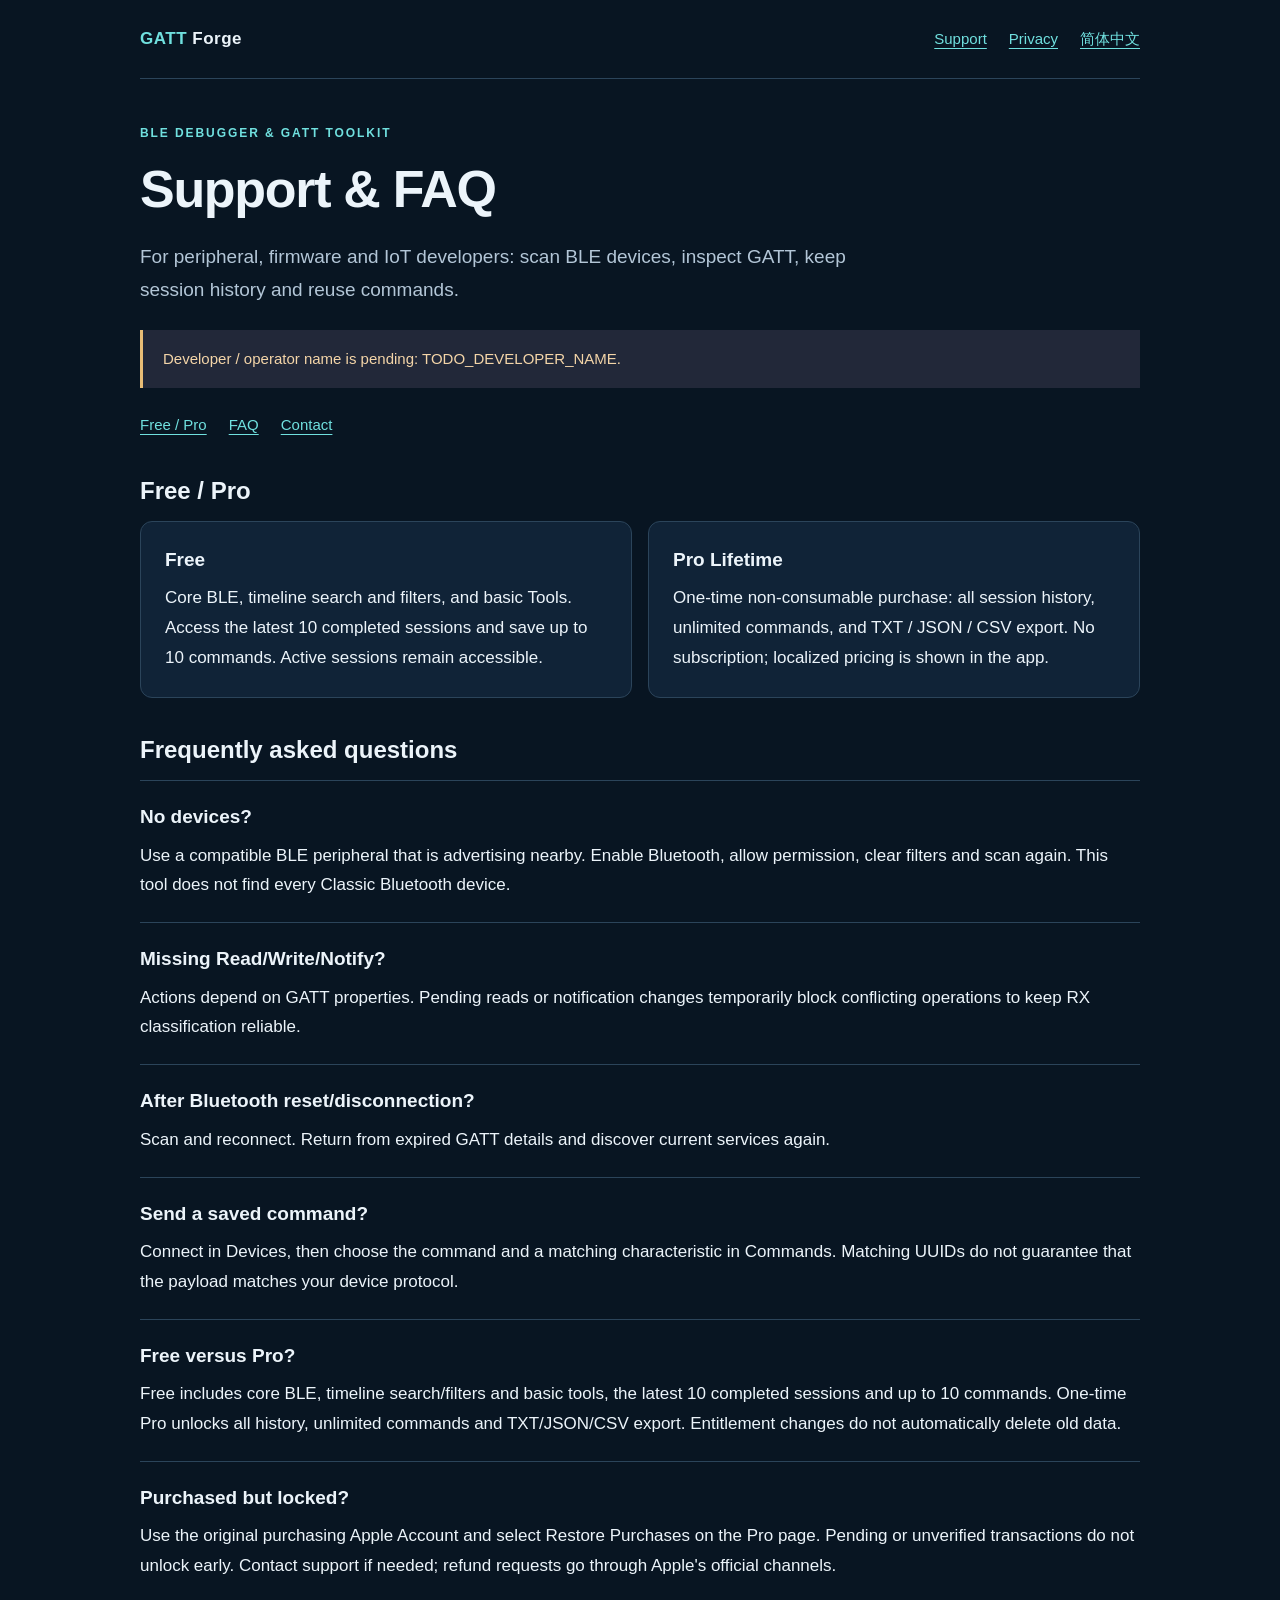
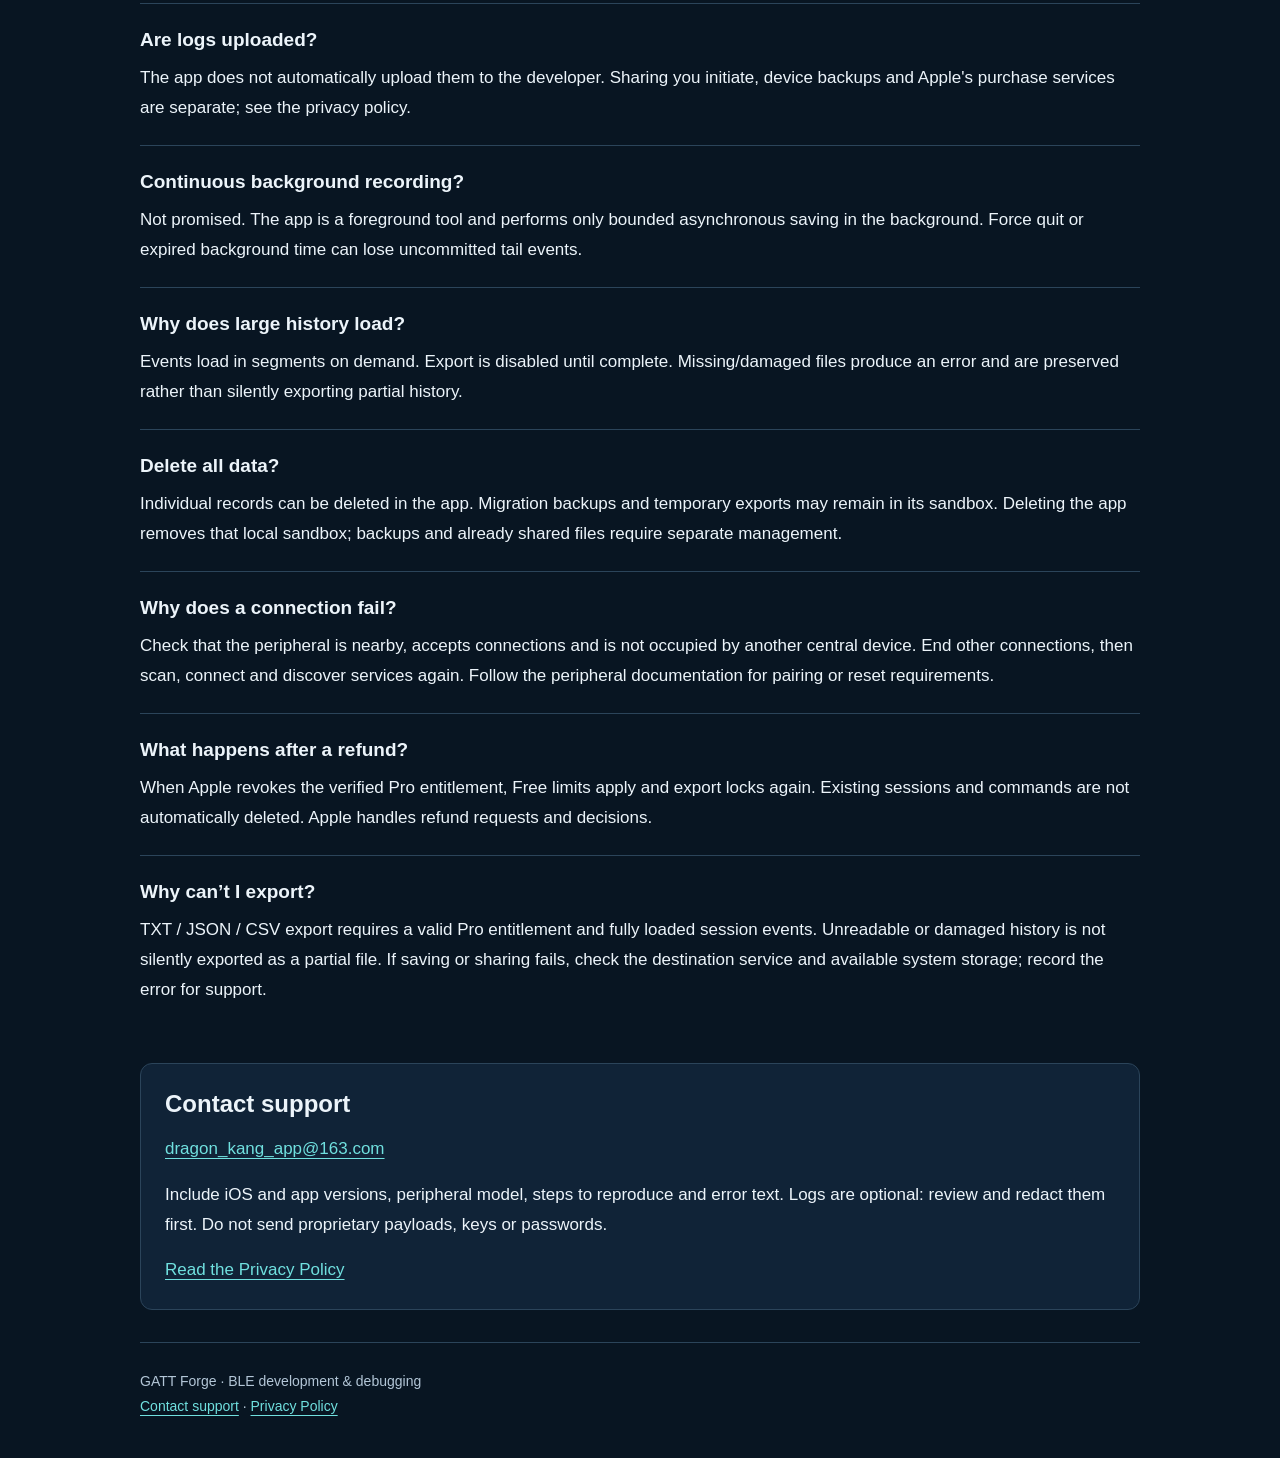
<file: index.html>
<!doctype html>
<html lang="en"><head><meta charset="utf-8"><meta name="viewport" content="width=device-width, initial-scale=1"><meta name="description" content="GATT Forge Support &amp; FAQ"><title>Support &amp; FAQ · GATT Forge</title><link rel="stylesheet" href="styles.css"><link rel="icon" href="favicon.svg" type="image/svg+xml"><link rel="alternate" hreflang="zh-Hans" href="zh/index.html"></head>
<body><a class="skip" href="#main">Skip to content</a><header><a class="brand" href="index.html"><span>GATT</span> Forge</a><nav aria-label="Main navigation"><a href="index.html" aria-current="page">Support</a><a href="privacy.html">Privacy</a><a lang="zh-Hans" hreflang="zh-Hans" href="zh/index.html">简体中文</a></nav></header><main id="main"><p class="eyebrow">BLE DEBUGGER &amp; GATT TOOLKIT</p><h1>Support &amp; FAQ</h1><p class="lead">For peripheral, firmware and IoT developers: scan BLE devices, inspect GATT, keep session history and reuse commands.</p><div class="notice">Developer / operator name is pending: TODO_DEVELOPER_NAME.</div><nav class="jump" aria-label="On this page"><a href="#plans">Free / Pro</a><a href="#faq">FAQ</a><a href="#contact">Contact</a></nav><section id="plans"><h2>Free / Pro</h2><div class="plans"><article class="card"><h3>Free</h3><p>Core BLE, timeline search and filters, and basic Tools. Access the latest 10 completed sessions and save up to 10 commands. Active sessions remain accessible.</p></article><article class="card"><h3>Pro Lifetime</h3><p>One-time non-consumable purchase: all session history, unlimited commands, and TXT / JSON / CSV export. No subscription; localized pricing is shown in the app.</p></article></div></section><section id="faq"><h2>Frequently asked questions</h2><article class="faq"><h3>No devices?</h3><p>Use a compatible BLE peripheral that is advertising nearby. Enable Bluetooth, allow permission, clear filters and scan again. This tool does not find every Classic Bluetooth device.</p></article><article class="faq"><h3>Missing Read/Write/Notify?</h3><p>Actions depend on GATT properties. Pending reads or notification changes temporarily block conflicting operations to keep RX classification reliable.</p></article><article class="faq"><h3>After Bluetooth reset/disconnection?</h3><p>Scan and reconnect. Return from expired GATT details and discover current services again.</p></article><article class="faq"><h3>Send a saved command?</h3><p>Connect in Devices, then choose the command and a matching characteristic in Commands. Matching UUIDs do not guarantee that the payload matches your device protocol.</p></article><article class="faq"><h3>Free versus Pro?</h3><p>Free includes core BLE, timeline search/filters and basic tools, the latest 10 completed sessions and up to 10 commands. One-time Pro unlocks all history, unlimited commands and TXT/JSON/CSV export. Entitlement changes do not automatically delete old data.</p></article><article class="faq"><h3>Purchased but locked?</h3><p>Use the original purchasing Apple Account and select Restore Purchases on the Pro page. Pending or unverified transactions do not unlock early. Contact support if needed; refund requests go through Apple&#x27;s official channels.</p></article><article class="faq"><h3>Are logs uploaded?</h3><p>The app does not automatically upload them to the developer. Sharing you initiate, device backups and Apple&#x27;s purchase services are separate; see the privacy policy.</p></article><article class="faq"><h3>Continuous background recording?</h3><p>Not promised. The app is a foreground tool and performs only bounded asynchronous saving in the background. Force quit or expired background time can lose uncommitted tail events.</p></article><article class="faq"><h3>Why does large history load?</h3><p>Events load in segments on demand. Export is disabled until complete. Missing/damaged files produce an error and are preserved rather than silently exporting partial history.</p></article><article class="faq"><h3>Delete all data?</h3><p>Individual records can be deleted in the app. Migration backups and temporary exports may remain in its sandbox. Deleting the app removes that local sandbox; backups and already shared files require separate management.</p></article><article class="faq"><h3>Why does a connection fail?</h3><p>Check that the peripheral is nearby, accepts connections and is not occupied by another central device. End other connections, then scan, connect and discover services again. Follow the peripheral documentation for pairing or reset requirements.</p></article><article class="faq"><h3>What happens after a refund?</h3><p>When Apple revokes the verified Pro entitlement, Free limits apply and export locks again. Existing sessions and commands are not automatically deleted. Apple handles refund requests and decisions.</p></article><article class="faq"><h3>Why can’t I export?</h3><p>TXT / JSON / CSV export requires a valid Pro entitlement and fully loaded session events. Unreadable or damaged history is not silently exported as a partial file. If saving or sharing fails, check the destination service and available system storage; record the error for support.</p></article></section><section id="contact" class="card"><h2>Contact support</h2><p><a href="mailto:dragon_kang_app@163.com">dragon_kang_app@163.com</a></p><p>Include iOS and app versions, peripheral model, steps to reproduce and error text. Logs are optional: review and redact them first. Do not send proprietary payloads, keys or passwords.</p><p><a href="privacy.html">Read the Privacy Policy</a></p></section></main><footer>GATT Forge · BLE development & debugging<br><a href="index.html#contact">Contact support</a> · <a href="privacy.html">Privacy Policy</a></footer></body></html>
</file>
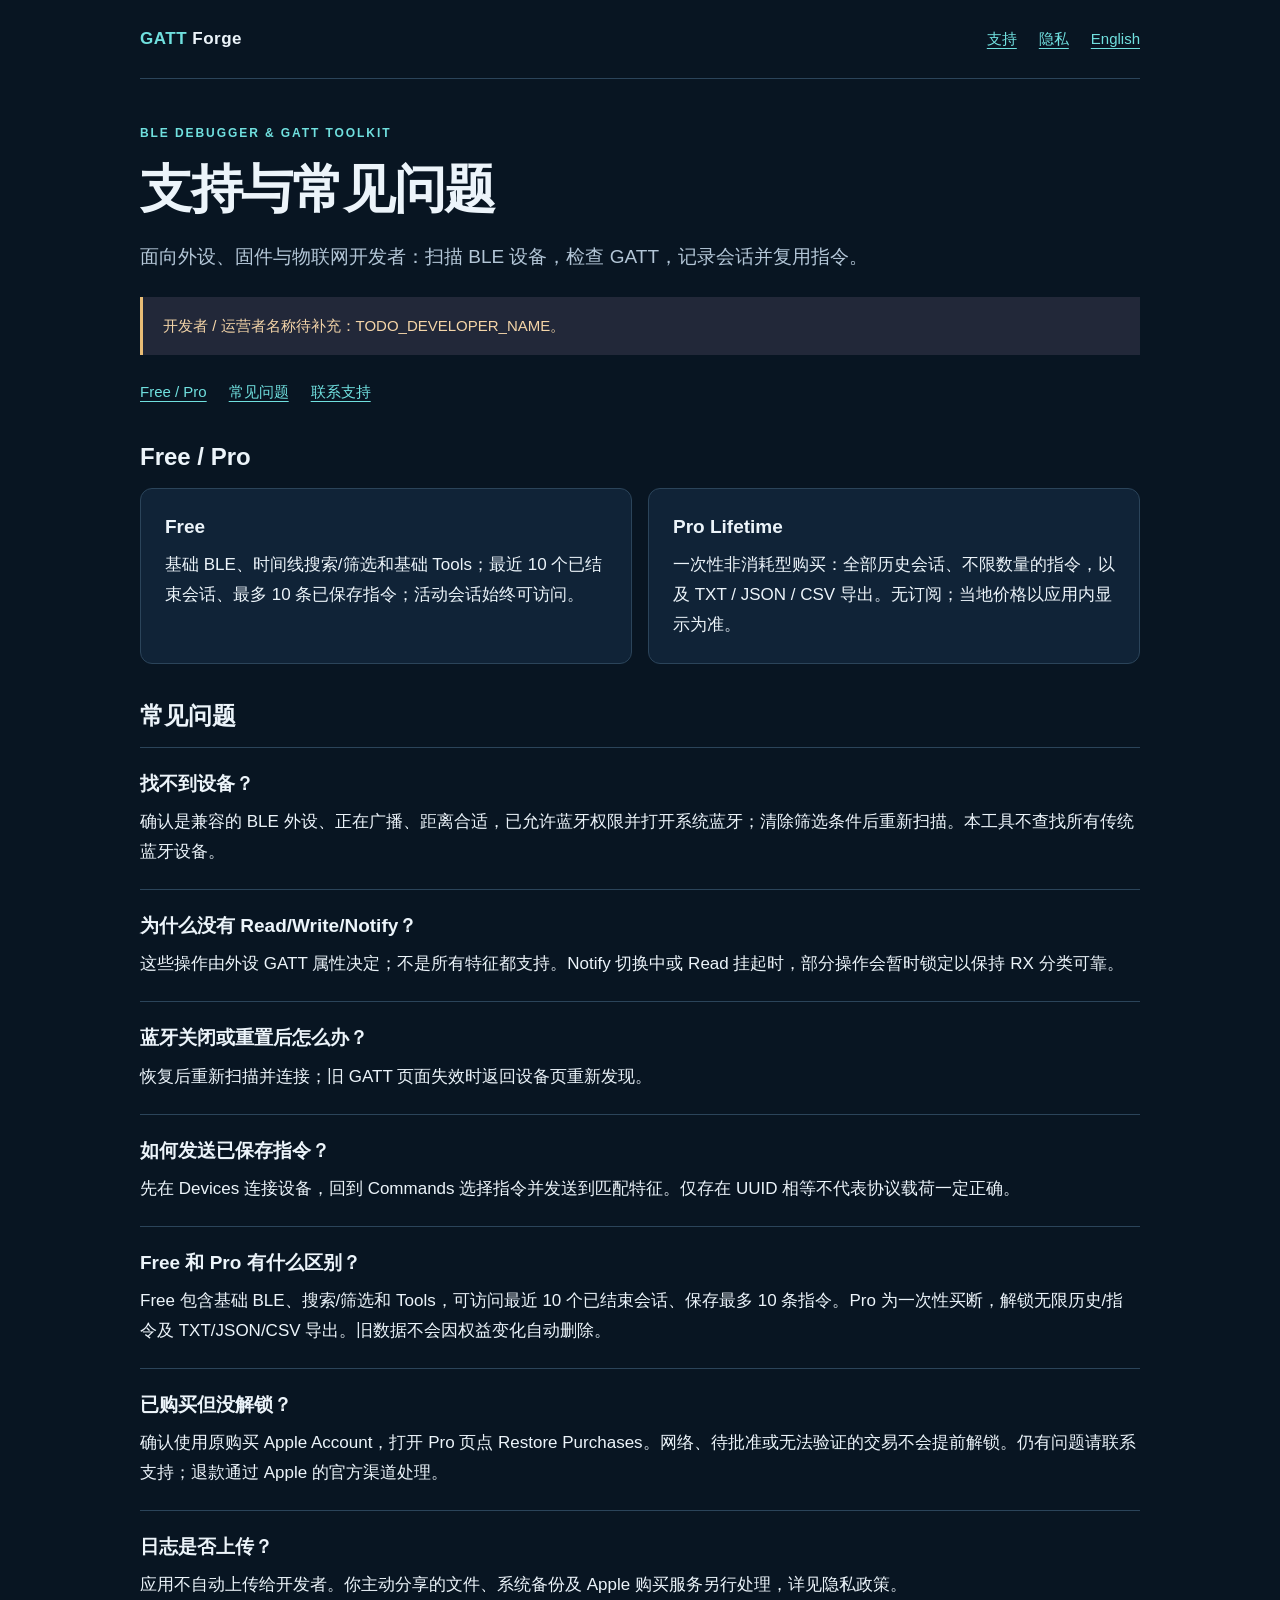
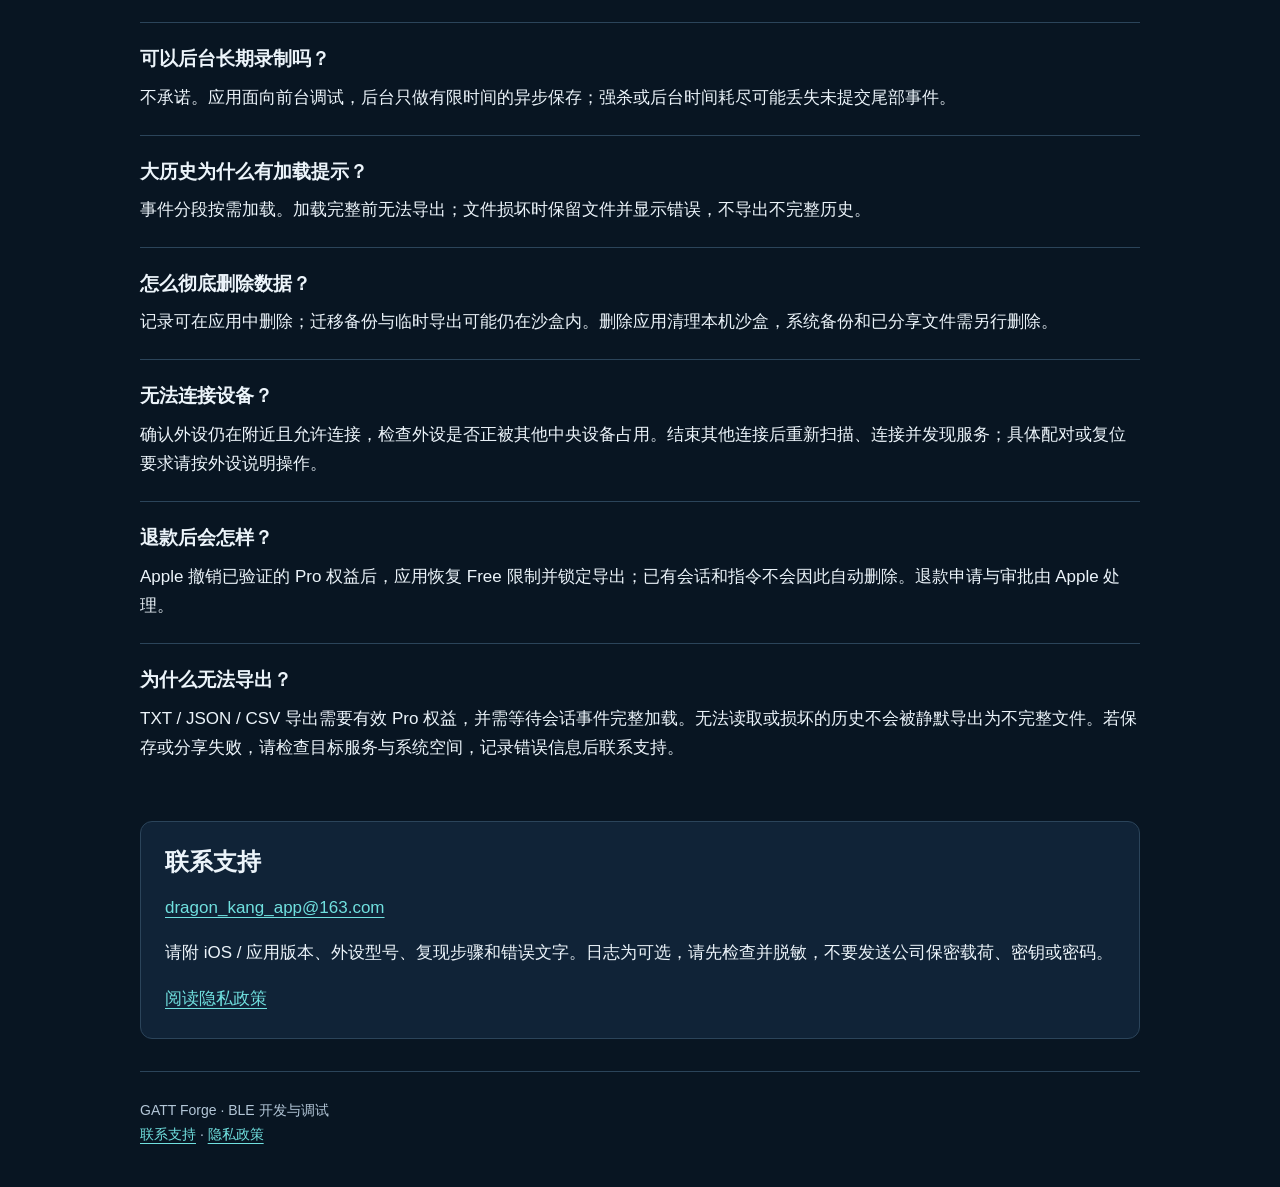
<file: zh/index.html>
<!doctype html>
<html lang="zh-Hans"><head><meta charset="utf-8"><meta name="viewport" content="width=device-width, initial-scale=1"><meta name="description" content="GATT Forge 支持与常见问题"><title>支持与常见问题 · GATT Forge</title><link rel="stylesheet" href="../styles.css"><link rel="icon" href="../favicon.svg" type="image/svg+xml"><link rel="alternate" hreflang="en" href="../index.html"></head>
<body><a class="skip" href="#main">跳到正文</a><header><a class="brand" href="index.html"><span>GATT</span> Forge</a><nav aria-label="主导航"><a href="index.html" aria-current="page">支持</a><a href="privacy.html">隐私</a><a lang="en" hreflang="en" href="../index.html">English</a></nav></header><main id="main"><p class="eyebrow">BLE DEBUGGER &amp; GATT TOOLKIT</p><h1>支持与常见问题</h1><p class="lead">面向外设、固件与物联网开发者：扫描 BLE 设备，检查 GATT，记录会话并复用指令。</p><div class="notice">开发者 / 运营者名称待补充：TODO_DEVELOPER_NAME。</div><nav class="jump" aria-label="页面内容"><a href="#plans">Free / Pro</a><a href="#faq">常见问题</a><a href="#contact">联系支持</a></nav><section id="plans"><h2>Free / Pro</h2><div class="plans"><article class="card"><h3>Free</h3><p>基础 BLE、时间线搜索/筛选和基础 Tools；最近 10 个已结束会话、最多 10 条已保存指令；活动会话始终可访问。</p></article><article class="card"><h3>Pro Lifetime</h3><p>一次性非消耗型购买：全部历史会话、不限数量的指令，以及 TXT / JSON / CSV 导出。无订阅；当地价格以应用内显示为准。</p></article></div></section><section id="faq"><h2>常见问题</h2><article class="faq"><h3>找不到设备？</h3><p>确认是兼容的 BLE 外设、正在广播、距离合适，已允许蓝牙权限并打开系统蓝牙；清除筛选条件后重新扫描。本工具不查找所有传统蓝牙设备。</p></article><article class="faq"><h3>为什么没有 Read/Write/Notify？</h3><p>这些操作由外设 GATT 属性决定；不是所有特征都支持。Notify 切换中或 Read 挂起时，部分操作会暂时锁定以保持 RX 分类可靠。</p></article><article class="faq"><h3>蓝牙关闭或重置后怎么办？</h3><p>恢复后重新扫描并连接；旧 GATT 页面失效时返回设备页重新发现。</p></article><article class="faq"><h3>如何发送已保存指令？</h3><p>先在 Devices 连接设备，回到 Commands 选择指令并发送到匹配特征。仅存在 UUID 相等不代表协议载荷一定正确。</p></article><article class="faq"><h3>Free 和 Pro 有什么区别？</h3><p>Free 包含基础 BLE、搜索/筛选和 Tools，可访问最近 10 个已结束会话、保存最多 10 条指令。Pro 为一次性买断，解锁无限历史/指令及 TXT/JSON/CSV 导出。旧数据不会因权益变化自动删除。</p></article><article class="faq"><h3>已购买但没解锁？</h3><p>确认使用原购买 Apple Account，打开 Pro 页点 Restore Purchases。网络、待批准或无法验证的交易不会提前解锁。仍有问题请联系支持；退款通过 Apple 的官方渠道处理。</p></article><article class="faq"><h3>日志是否上传？</h3><p>应用不自动上传给开发者。你主动分享的文件、系统备份及 Apple 购买服务另行处理，详见隐私政策。</p></article><article class="faq"><h3>可以后台长期录制吗？</h3><p>不承诺。应用面向前台调试，后台只做有限时间的异步保存；强杀或后台时间耗尽可能丢失未提交尾部事件。</p></article><article class="faq"><h3>大历史为什么有加载提示？</h3><p>事件分段按需加载。加载完整前无法导出；文件损坏时保留文件并显示错误，不导出不完整历史。</p></article><article class="faq"><h3>怎么彻底删除数据？</h3><p>记录可在应用中删除；迁移备份与临时导出可能仍在沙盒内。删除应用清理本机沙盒，系统备份和已分享文件需另行删除。</p></article><article class="faq"><h3>无法连接设备？</h3><p>确认外设仍在附近且允许连接，检查外设是否正被其他中央设备占用。结束其他连接后重新扫描、连接并发现服务；具体配对或复位要求请按外设说明操作。</p></article><article class="faq"><h3>退款后会怎样？</h3><p>Apple 撤销已验证的 Pro 权益后，应用恢复 Free 限制并锁定导出；已有会话和指令不会因此自动删除。退款申请与审批由 Apple 处理。</p></article><article class="faq"><h3>为什么无法导出？</h3><p>TXT / JSON / CSV 导出需要有效 Pro 权益，并需等待会话事件完整加载。无法读取或损坏的历史不会被静默导出为不完整文件。若保存或分享失败，请检查目标服务与系统空间，记录错误信息后联系支持。</p></article></section><section id="contact" class="card"><h2>联系支持</h2><p><a href="mailto:dragon_kang_app@163.com">dragon_kang_app@163.com</a></p><p>请附 iOS / 应用版本、外设型号、复现步骤和错误文字。日志为可选，请先检查并脱敏，不要发送公司保密载荷、密钥或密码。</p><p><a href="privacy.html">阅读隐私政策</a></p></section></main><footer>GATT Forge · BLE 开发与调试<br><a href="index.html#contact">联系支持</a> · <a href="privacy.html">隐私政策</a></footer></body></html>
</file>
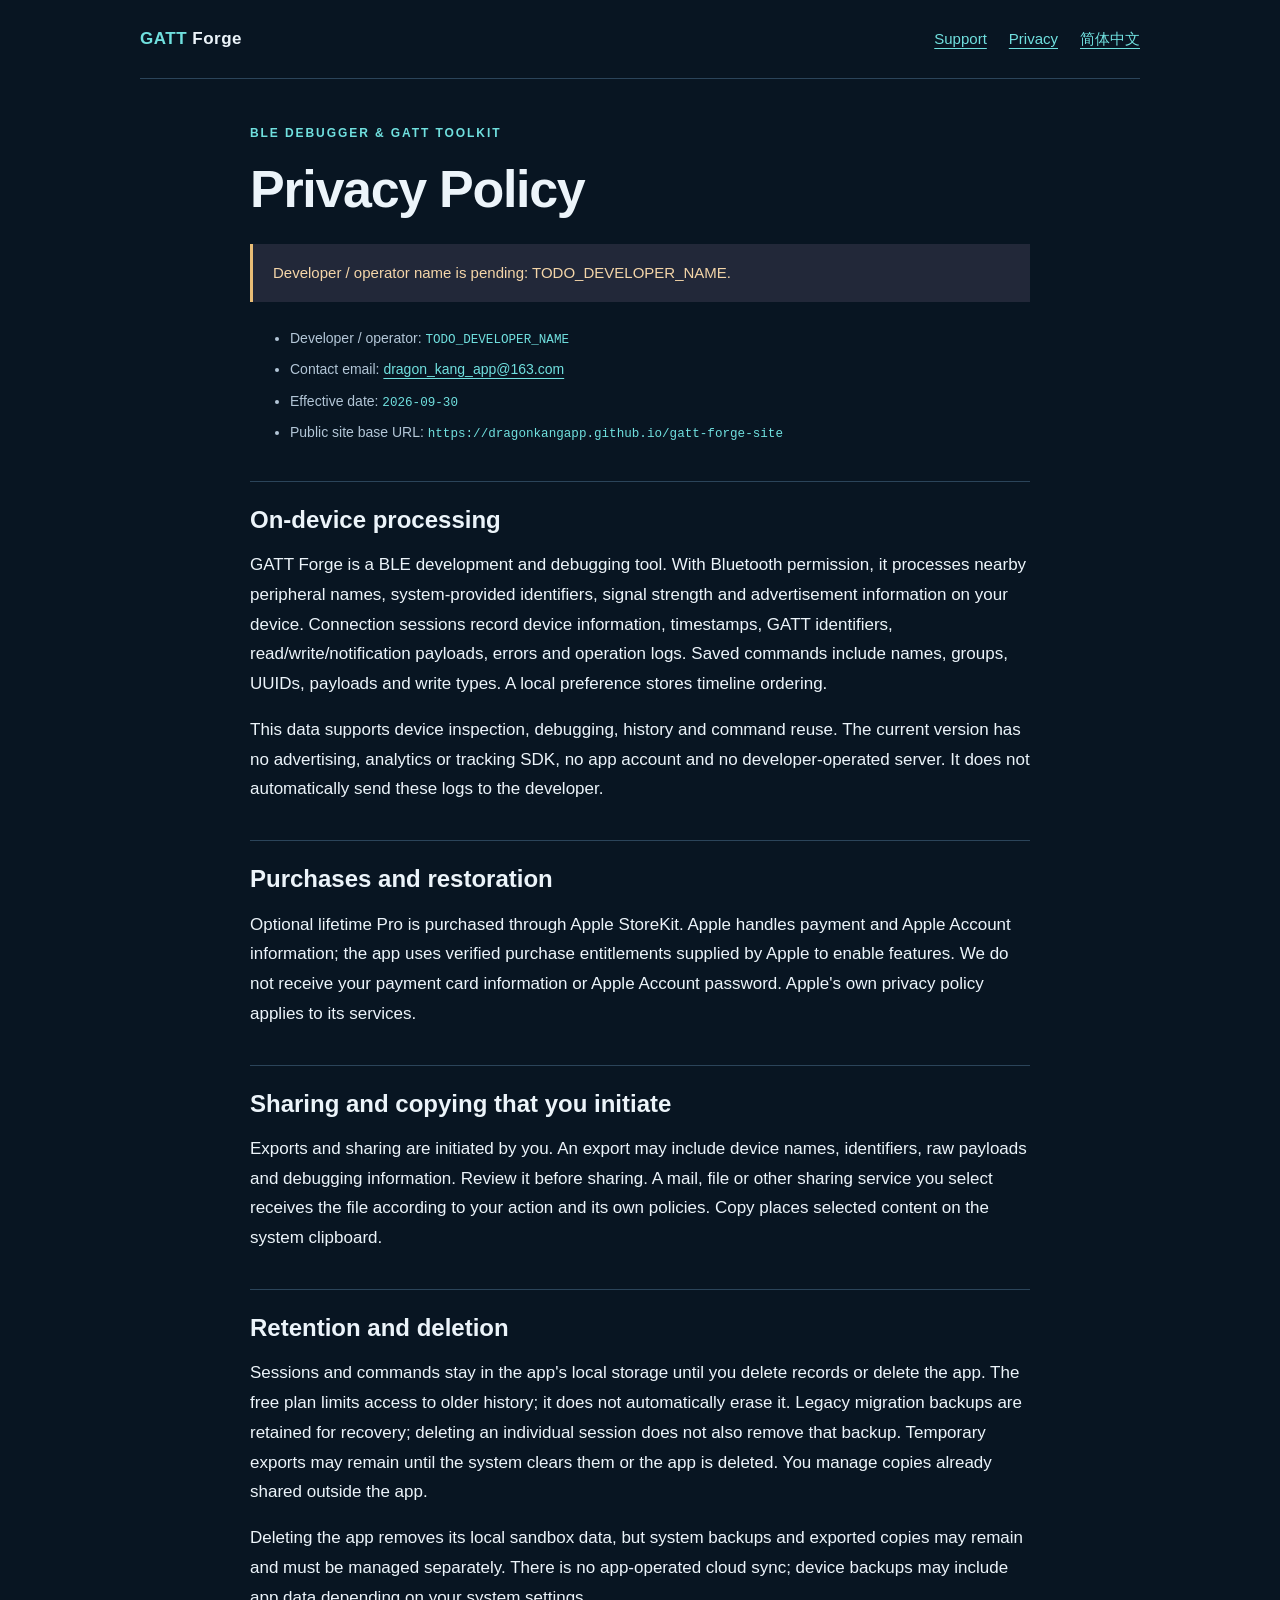
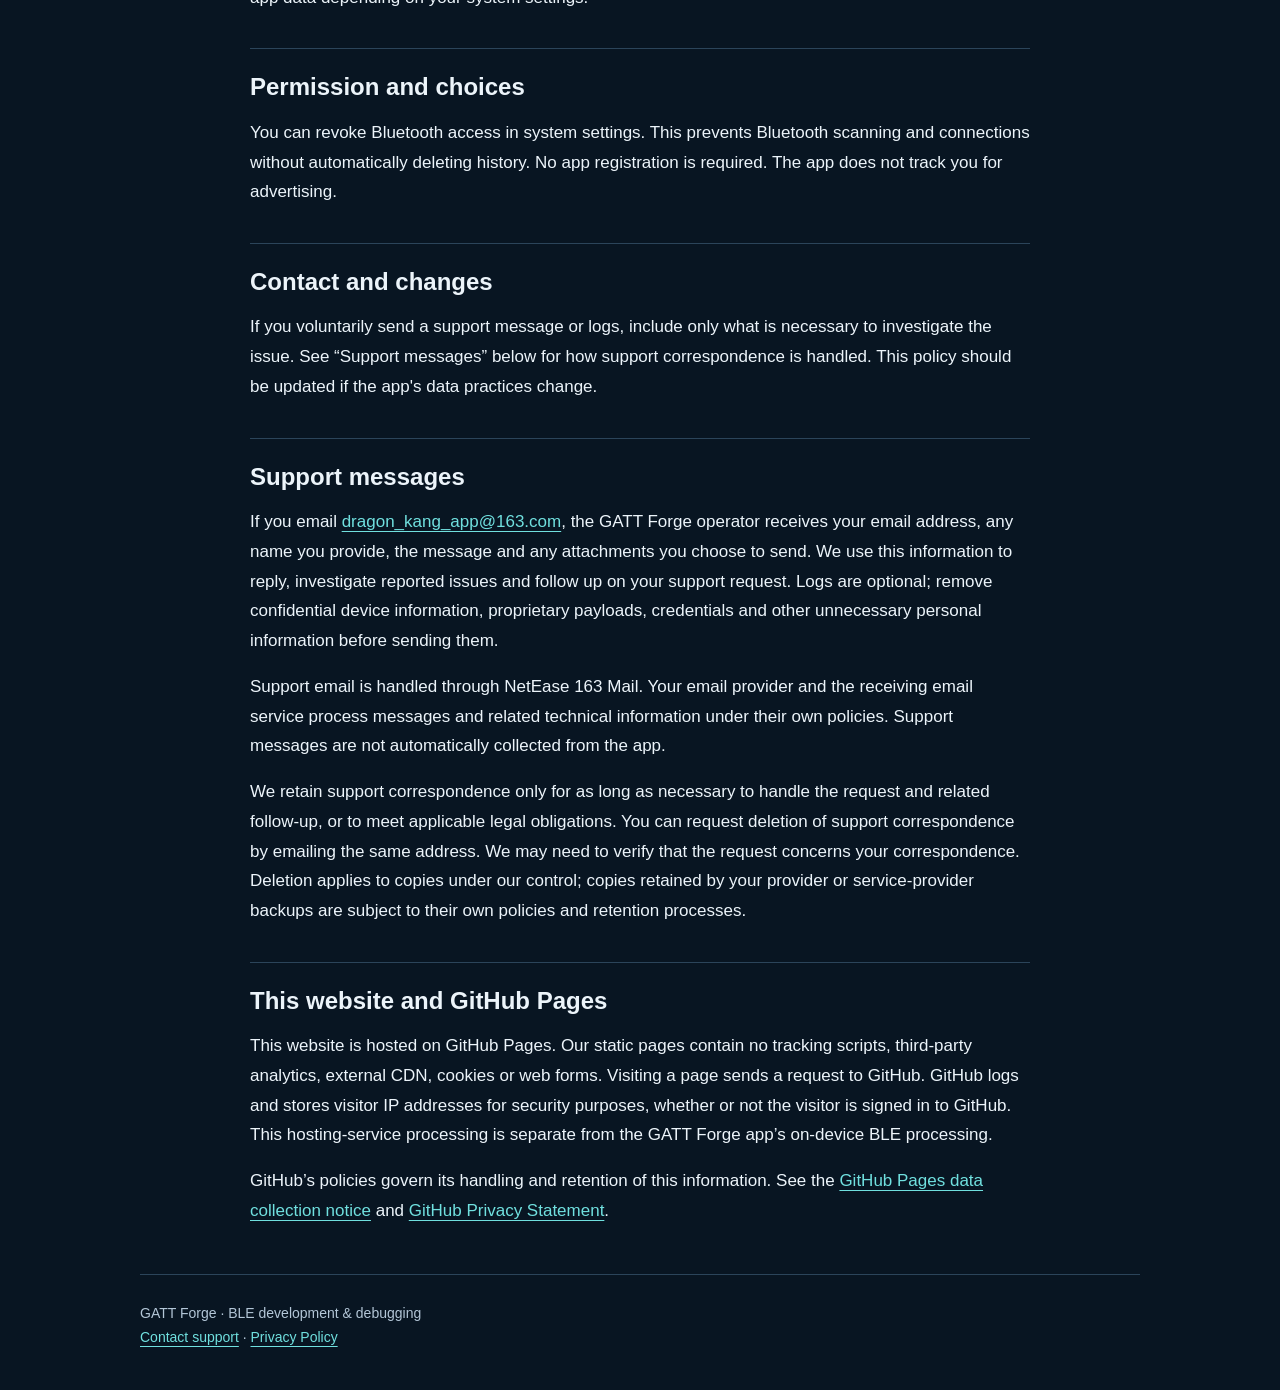
<file: privacy.html>
<!doctype html>
<html lang="en"><head><meta charset="utf-8"><meta name="viewport" content="width=device-width, initial-scale=1"><meta name="description" content="GATT Forge Privacy Policy"><title>Privacy Policy · GATT Forge</title><link rel="stylesheet" href="styles.css"><link rel="icon" href="favicon.svg" type="image/svg+xml"><link rel="alternate" hreflang="zh-Hans" href="zh/privacy.html"></head>
<body><a class="skip" href="#main">Skip to content</a><header><a class="brand" href="index.html"><span>GATT</span> Forge</a><nav aria-label="Main navigation"><a href="index.html">Support</a><a href="privacy.html" aria-current="page">Privacy</a><a lang="zh-Hans" hreflang="zh-Hans" href="zh/privacy.html">简体中文</a></nav></header><main id="main" class="policy"><p class="eyebrow">BLE DEBUGGER &amp; GATT TOOLKIT</p><h1>Privacy Policy</h1><div class="notice">Developer / operator name is pending: TODO_DEVELOPER_NAME.</div><ul class="meta"><li>Developer / operator: <code>TODO_DEVELOPER_NAME</code></li><li>Contact email: <a href="mailto:dragon_kang_app@163.com">dragon_kang_app@163.com</a></li><li>Effective date: <code>2026-09-30</code></li><li>Public site base URL: <code>https://dragonkangapp.github.io/gatt-forge-site</code></li></ul><section><h2>On-device processing</h2><p>GATT Forge is a BLE development and debugging tool. With Bluetooth permission, it processes nearby peripheral names, system-provided identifiers, signal strength and advertisement information on your device. Connection sessions record device information, timestamps, GATT identifiers, read/write/notification payloads, errors and operation logs. Saved commands include names, groups, UUIDs, payloads and write types. A local preference stores timeline ordering.</p><p>This data supports device inspection, debugging, history and command reuse. The current version has no advertising, analytics or tracking SDK, no app account and no developer-operated server. It does not automatically send these logs to the developer.</p></section><section><h2>Purchases and restoration</h2><p>Optional lifetime Pro is purchased through Apple StoreKit. Apple handles payment and Apple Account information; the app uses verified purchase entitlements supplied by Apple to enable features. We do not receive your payment card information or Apple Account password. Apple&#x27;s own privacy policy applies to its services.</p></section><section><h2>Sharing and copying that you initiate</h2><p>Exports and sharing are initiated by you. An export may include device names, identifiers, raw payloads and debugging information. Review it before sharing. A mail, file or other sharing service you select receives the file according to your action and its own policies. Copy places selected content on the system clipboard.</p></section><section><h2>Retention and deletion</h2><p>Sessions and commands stay in the app&#x27;s local storage until you delete records or delete the app. The free plan limits access to older history; it does not automatically erase it. Legacy migration backups are retained for recovery; deleting an individual session does not also remove that backup. Temporary exports may remain until the system clears them or the app is deleted. You manage copies already shared outside the app.</p><p>Deleting the app removes its local sandbox data, but system backups and exported copies may remain and must be managed separately. There is no app-operated cloud sync; device backups may include app data depending on your system settings.</p></section><section><h2>Permission and choices</h2><p>You can revoke Bluetooth access in system settings. This prevents Bluetooth scanning and connections without automatically deleting history. No app registration is required. The app does not track you for advertising.</p></section><section><h2>Contact and changes</h2><p>If you voluntarily send a support message or logs, include only what is necessary to investigate the issue. See “Support messages” below for how support correspondence is handled. This policy should be updated if the app&#x27;s data practices change.</p></section><section><h2>Support messages</h2><p>If you email <a href="mailto:dragon_kang_app@163.com">dragon_kang_app@163.com</a>, the GATT Forge operator receives your email address, any name you provide, the message and any attachments you choose to send. We use this information to reply, investigate reported issues and follow up on your support request. Logs are optional; remove confidential device information, proprietary payloads, credentials and other unnecessary personal information before sending them.</p><p>Support email is handled through NetEase 163 Mail. Your email provider and the receiving email service process messages and related technical information under their own policies. Support messages are not automatically collected from the app.</p><p>We retain support correspondence only for as long as necessary to handle the request and related follow-up, or to meet applicable legal obligations. You can request deletion of support correspondence by emailing the same address. We may need to verify that the request concerns your correspondence. Deletion applies to copies under our control; copies retained by your provider or service-provider backups are subject to their own policies and retention processes.</p></section><section><h2>This website and GitHub Pages</h2><p>This website is hosted on GitHub Pages. Our static pages contain no tracking scripts, third-party analytics, external CDN, cookies or web forms. Visiting a page sends a request to GitHub. GitHub logs and stores visitor IP addresses for security purposes, whether or not the visitor is signed in to GitHub. This hosting-service processing is separate from the GATT Forge app’s on-device BLE processing.</p><p>GitHub’s policies govern its handling and retention of this information. See the <a href="https://docs.github.com/en/pages/getting-started-with-github-pages/what-is-github-pages#data-collection">GitHub Pages data collection notice</a> and <a href="https://docs.github.com/en/site-policy/privacy-policies/github-general-privacy-statement">GitHub Privacy Statement</a>.</p></section></main><footer>GATT Forge · BLE development & debugging<br><a href="index.html#contact">Contact support</a> · <a href="privacy.html">Privacy Policy</a></footer></body></html>
</file>
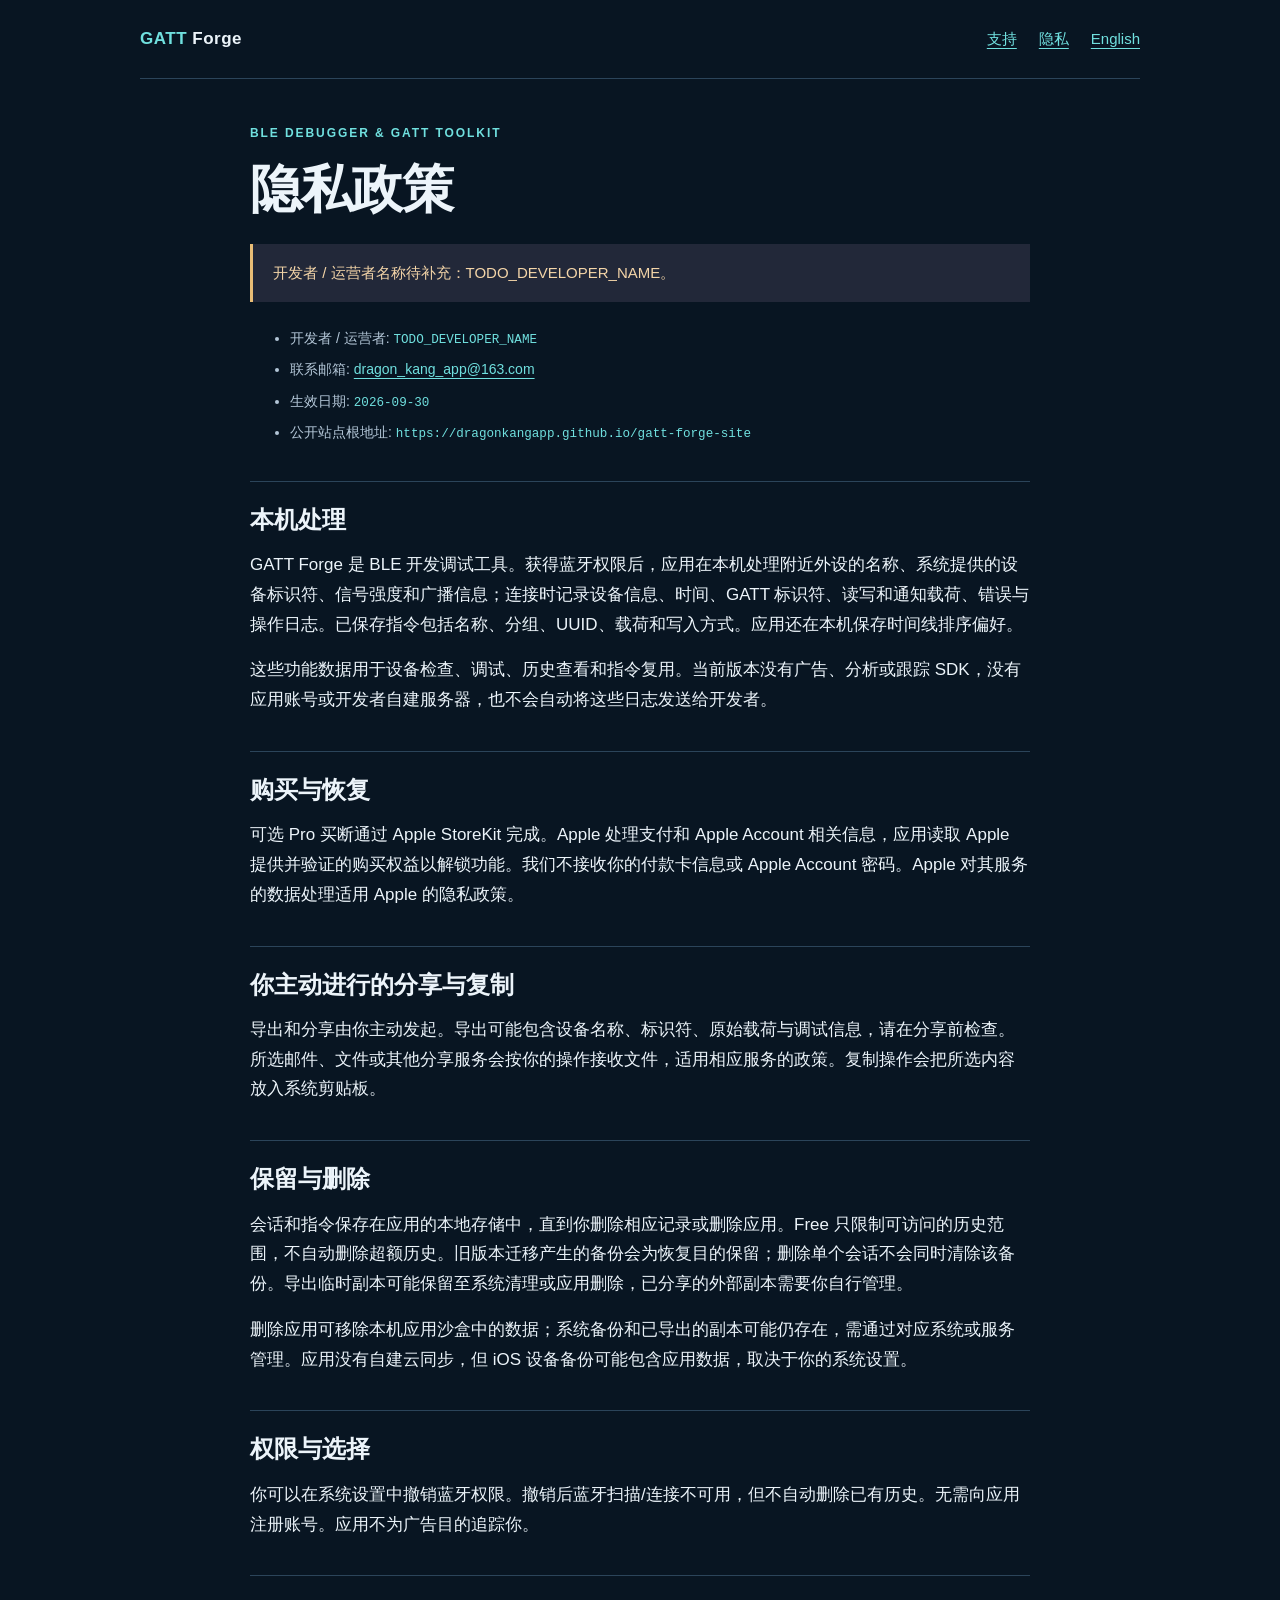
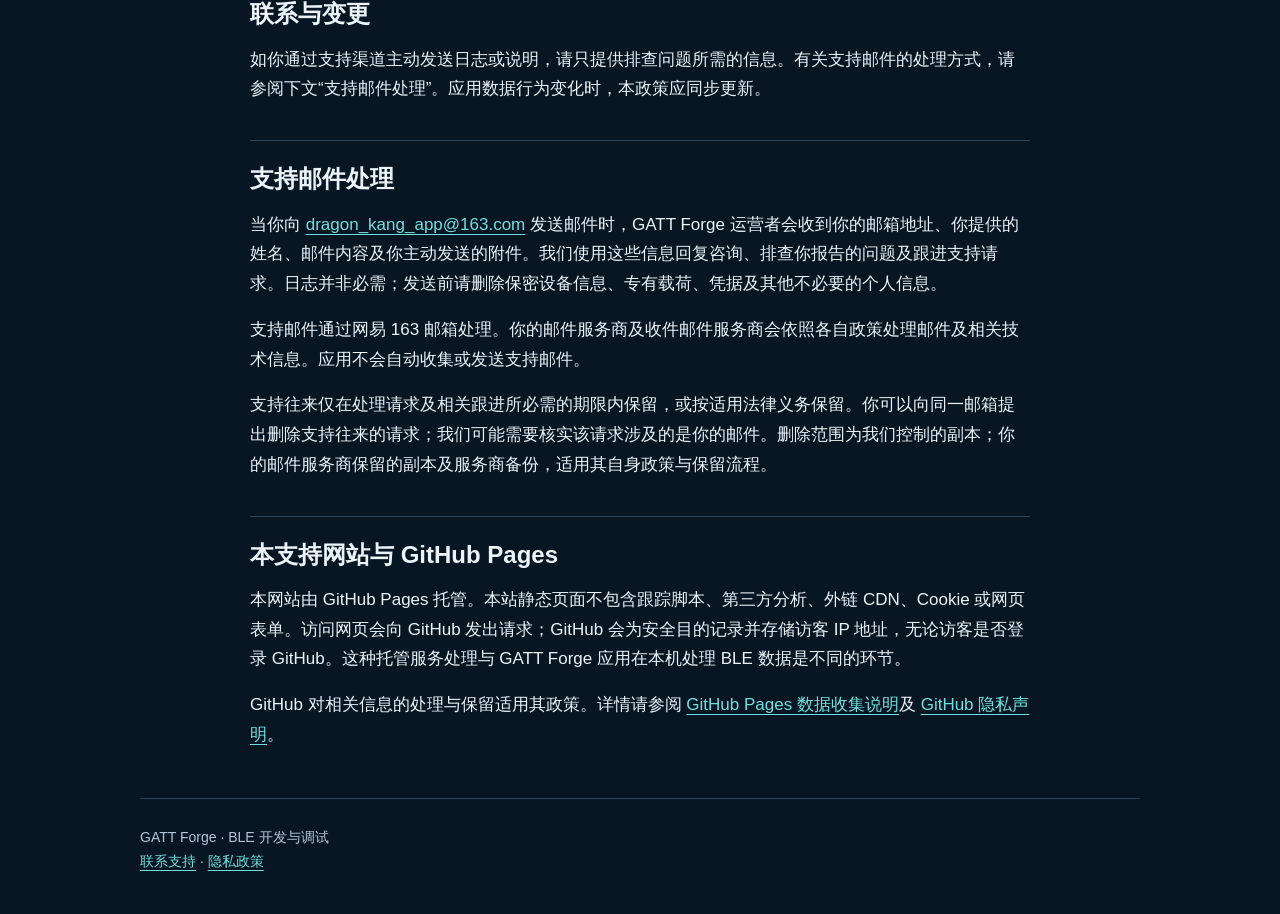
<file: zh/privacy.html>
<!doctype html>
<html lang="zh-Hans"><head><meta charset="utf-8"><meta name="viewport" content="width=device-width, initial-scale=1"><meta name="description" content="GATT Forge 隐私政策"><title>隐私政策 · GATT Forge</title><link rel="stylesheet" href="../styles.css"><link rel="icon" href="../favicon.svg" type="image/svg+xml"><link rel="alternate" hreflang="en" href="../privacy.html"></head>
<body><a class="skip" href="#main">跳到正文</a><header><a class="brand" href="index.html"><span>GATT</span> Forge</a><nav aria-label="主导航"><a href="index.html">支持</a><a href="privacy.html" aria-current="page">隐私</a><a lang="en" hreflang="en" href="../privacy.html">English</a></nav></header><main id="main" class="policy"><p class="eyebrow">BLE DEBUGGER &amp; GATT TOOLKIT</p><h1>隐私政策</h1><div class="notice">开发者 / 运营者名称待补充：TODO_DEVELOPER_NAME。</div><ul class="meta"><li>开发者 / 运营者: <code>TODO_DEVELOPER_NAME</code></li><li>联系邮箱: <a href="mailto:dragon_kang_app@163.com">dragon_kang_app@163.com</a></li><li>生效日期: <code>2026-09-30</code></li><li>公开站点根地址: <code>https://dragonkangapp.github.io/gatt-forge-site</code></li></ul><section><h2>本机处理</h2><p>GATT Forge 是 BLE 开发调试工具。获得蓝牙权限后，应用在本机处理附近外设的名称、系统提供的设备标识符、信号强度和广播信息；连接时记录设备信息、时间、GATT 标识符、读写和通知载荷、错误与操作日志。已保存指令包括名称、分组、UUID、载荷和写入方式。应用还在本机保存时间线排序偏好。</p><p>这些功能数据用于设备检查、调试、历史查看和指令复用。当前版本没有广告、分析或跟踪 SDK，没有应用账号或开发者自建服务器，也不会自动将这些日志发送给开发者。</p></section><section><h2>购买与恢复</h2><p>可选 Pro 买断通过 Apple StoreKit 完成。Apple 处理支付和 Apple Account 相关信息，应用读取 Apple 提供并验证的购买权益以解锁功能。我们不接收你的付款卡信息或 Apple Account 密码。Apple 对其服务的数据处理适用 Apple 的隐私政策。</p></section><section><h2>你主动进行的分享与复制</h2><p>导出和分享由你主动发起。导出可能包含设备名称、标识符、原始载荷与调试信息，请在分享前检查。所选邮件、文件或其他分享服务会按你的操作接收文件，适用相应服务的政策。复制操作会把所选内容放入系统剪贴板。</p></section><section><h2>保留与删除</h2><p>会话和指令保存在应用的本地存储中，直到你删除相应记录或删除应用。Free 只限制可访问的历史范围，不自动删除超额历史。旧版本迁移产生的备份会为恢复目的保留；删除单个会话不会同时清除该备份。导出临时副本可能保留至系统清理或应用删除，已分享的外部副本需要你自行管理。</p><p>删除应用可移除本机应用沙盒中的数据；系统备份和已导出的副本可能仍存在，需通过对应系统或服务管理。应用没有自建云同步，但 iOS 设备备份可能包含应用数据，取决于你的系统设置。</p></section><section><h2>权限与选择</h2><p>你可以在系统设置中撤销蓝牙权限。撤销后蓝牙扫描/连接不可用，但不自动删除已有历史。无需向应用注册账号。应用不为广告目的追踪你。</p></section><section><h2>联系与变更</h2><p>如你通过支持渠道主动发送日志或说明，请只提供排查问题所需的信息。有关支持邮件的处理方式，请参阅下文“支持邮件处理”。应用数据行为变化时，本政策应同步更新。</p></section><section><h2>支持邮件处理</h2><p>当你向 <a href="mailto:dragon_kang_app@163.com">dragon_kang_app@163.com</a> 发送邮件时，GATT Forge 运营者会收到你的邮箱地址、你提供的姓名、邮件内容及你主动发送的附件。我们使用这些信息回复咨询、排查你报告的问题及跟进支持请求。日志并非必需；发送前请删除保密设备信息、专有载荷、凭据及其他不必要的个人信息。</p><p>支持邮件通过网易 163 邮箱处理。你的邮件服务商及收件邮件服务商会依照各自政策处理邮件及相关技术信息。应用不会自动收集或发送支持邮件。</p><p>支持往来仅在处理请求及相关跟进所必需的期限内保留，或按适用法律义务保留。你可以向同一邮箱提出删除支持往来的请求；我们可能需要核实该请求涉及的是你的邮件。删除范围为我们控制的副本；你的邮件服务商保留的副本及服务商备份，适用其自身政策与保留流程。</p></section><section><h2>本支持网站与 GitHub Pages</h2><p>本网站由 GitHub Pages 托管。本站静态页面不包含跟踪脚本、第三方分析、外链 CDN、Cookie 或网页表单。访问网页会向 GitHub 发出请求；GitHub 会为安全目的记录并存储访客 IP 地址，无论访客是否登录 GitHub。这种托管服务处理与 GATT Forge 应用在本机处理 BLE 数据是不同的环节。</p><p>GitHub 对相关信息的处理与保留适用其政策。详情请参阅 <a href="https://docs.github.com/en/pages/getting-started-with-github-pages/what-is-github-pages#data-collection">GitHub Pages 数据收集说明</a>及 <a href="https://docs.github.com/en/site-policy/privacy-policies/github-general-privacy-statement">GitHub 隐私声明</a>。</p></section></main><footer>GATT Forge · BLE 开发与调试<br><a href="index.html#contact">联系支持</a> · <a href="privacy.html">隐私政策</a></footer></body></html>
</file>
<file: styles.css>
/* Local system fonts only. No scripts, remote assets or tracking. */
:root{color-scheme:dark;--bg:#081522;--panel:#102337;--ink:#ecf4fa;--muted:#b3c6d7;--line:#2b445a;--cyan:#70e0df}
*{box-sizing:border-box}html{scroll-padding-top:1rem}body{margin:0;background:var(--bg);color:var(--ink);font:17px/1.75 -apple-system,BlinkMacSystemFont,"Segoe UI",sans-serif}a{color:var(--cyan);text-underline-offset:4px}a:hover{text-decoration-thickness:2px}a:focus-visible{outline:3px solid var(--cyan);outline-offset:5px}header,main,footer{width:min(100% - 40px,1000px);margin:auto}header{display:flex;align-items:center;justify-content:space-between;gap:20px;padding:24px 0;border-bottom:1px solid var(--line);flex-wrap:wrap}.brand{color:var(--ink);font-weight:750;letter-spacing:.03em;text-decoration:none}.brand span{color:var(--cyan)}nav{display:flex;gap:22px;flex-wrap:wrap;font-size:15px}main{padding:44px 0 32px}h1{font-size:clamp(32px,5vw,52px);line-height:1.15;letter-spacing:-.025em;margin:8px 0 20px}h2{font-size:24px;line-height:1.35;margin:0 0 14px}h3{font-size:19px;line-height:1.45;margin:0 0 10px}p{margin:0 0 16px}.eyebrow{font-size:12px;letter-spacing:.16em;color:var(--cyan);font-weight:700}.lead{color:var(--muted);max-width:760px;font-size:19px}.notice{border-left:3px solid #e9bd76;background:#222839;padding:16px 20px;margin:24px 0;color:#f4d5a8;font-size:15px}.jump{margin:24px 0 32px}.plans{display:grid;grid-template-columns:1fr 1fr;gap:16px}.card{background:var(--panel);border:1px solid var(--line);padding:24px;border-radius:12px}.card p:last-child{margin:0}section{margin-top:36px}.faq{border-top:1px solid var(--line);padding:22px 0 6px}.policy{max-width:780px}.policy section{padding-top:22px;border-top:1px solid var(--line)}code{font: .9em ui-monospace,SFMono-Regular,monospace;color:var(--cyan);overflow-wrap:anywhere}.meta{font-size:14px;color:var(--muted)}footer{padding:26px 0 40px;border-top:1px solid var(--line);font-size:14px;color:var(--muted)}.skip{position:absolute;left:16px;top:-80px;background:var(--panel);padding:8px}.skip:focus{top:8px}li{margin:7px 0} @media(max-width:600px){header,main,footer{width:calc(100% - 32px)}header{gap:14px}nav{gap:16px}main{padding-top:30px}.plans{grid-template-columns:1fr}.card{padding:20px}.lead{font-size:17px}h2{font-size:22px}}
</file>
